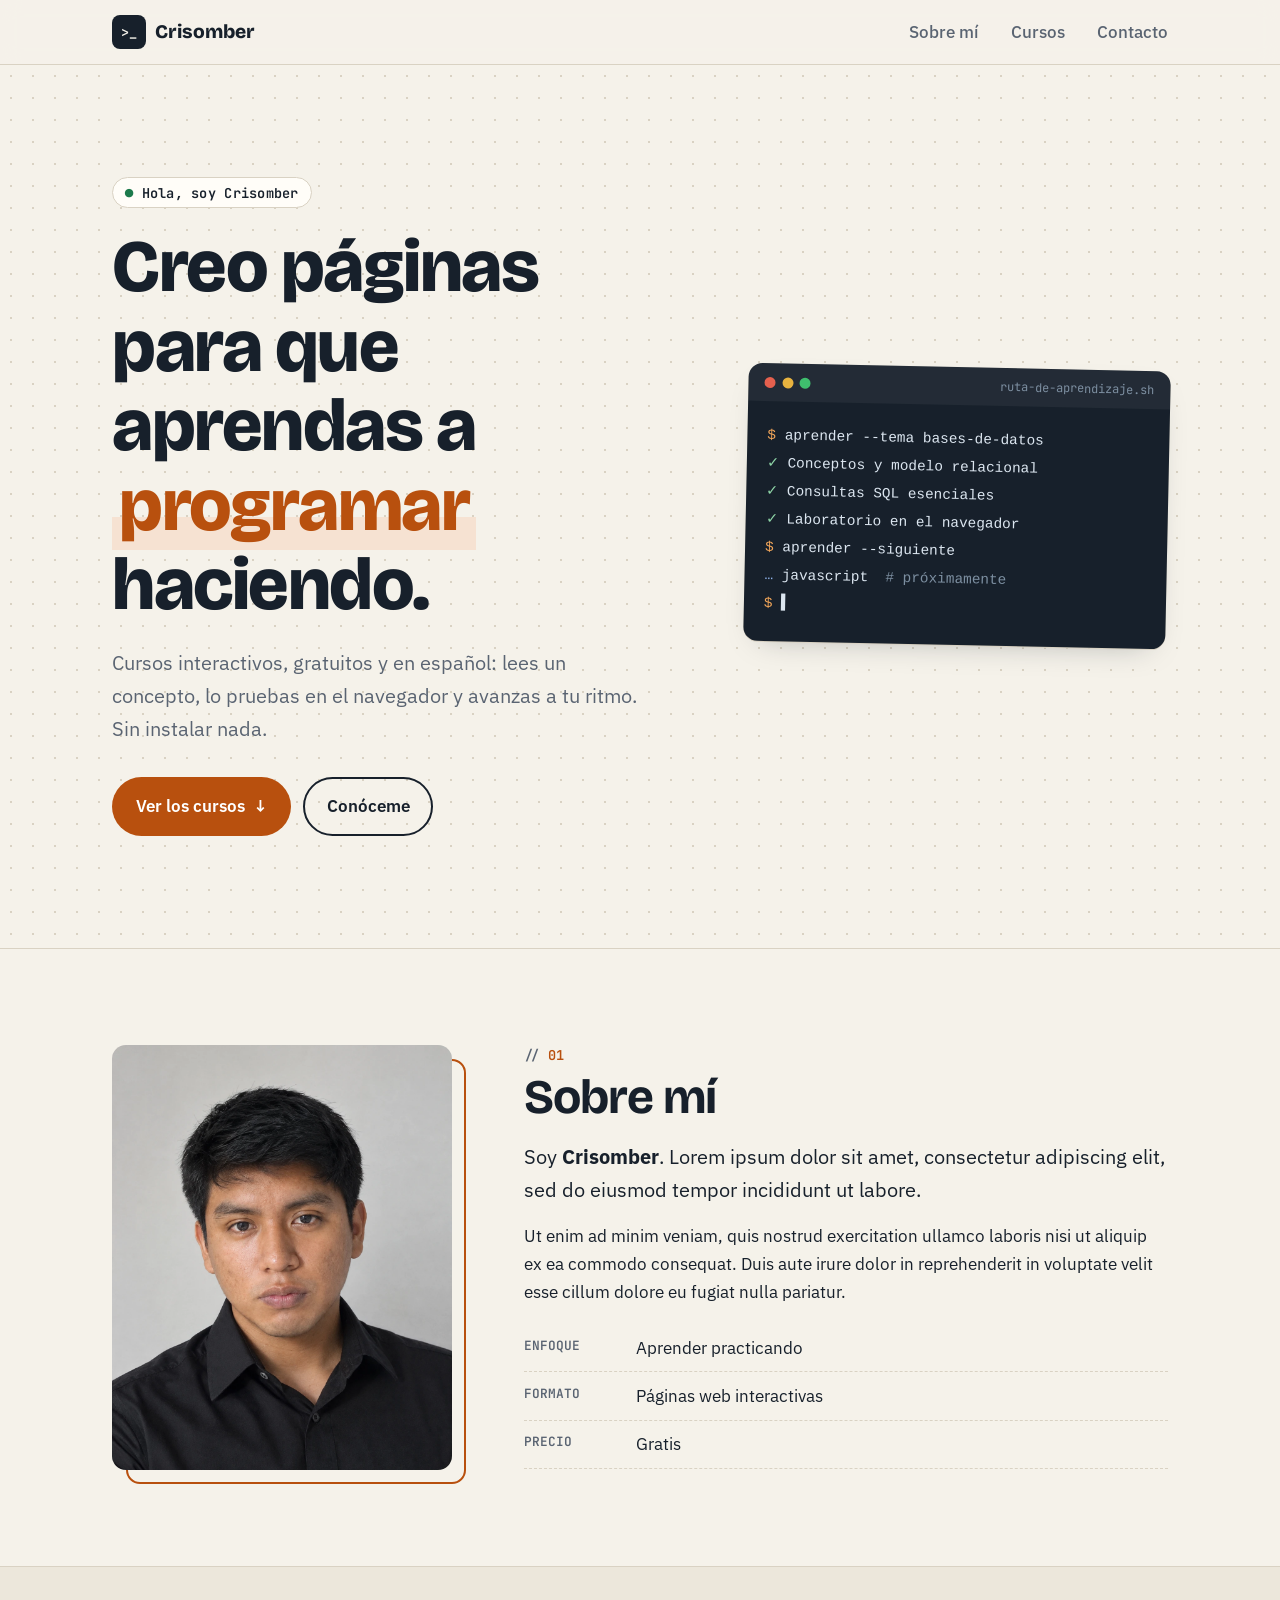
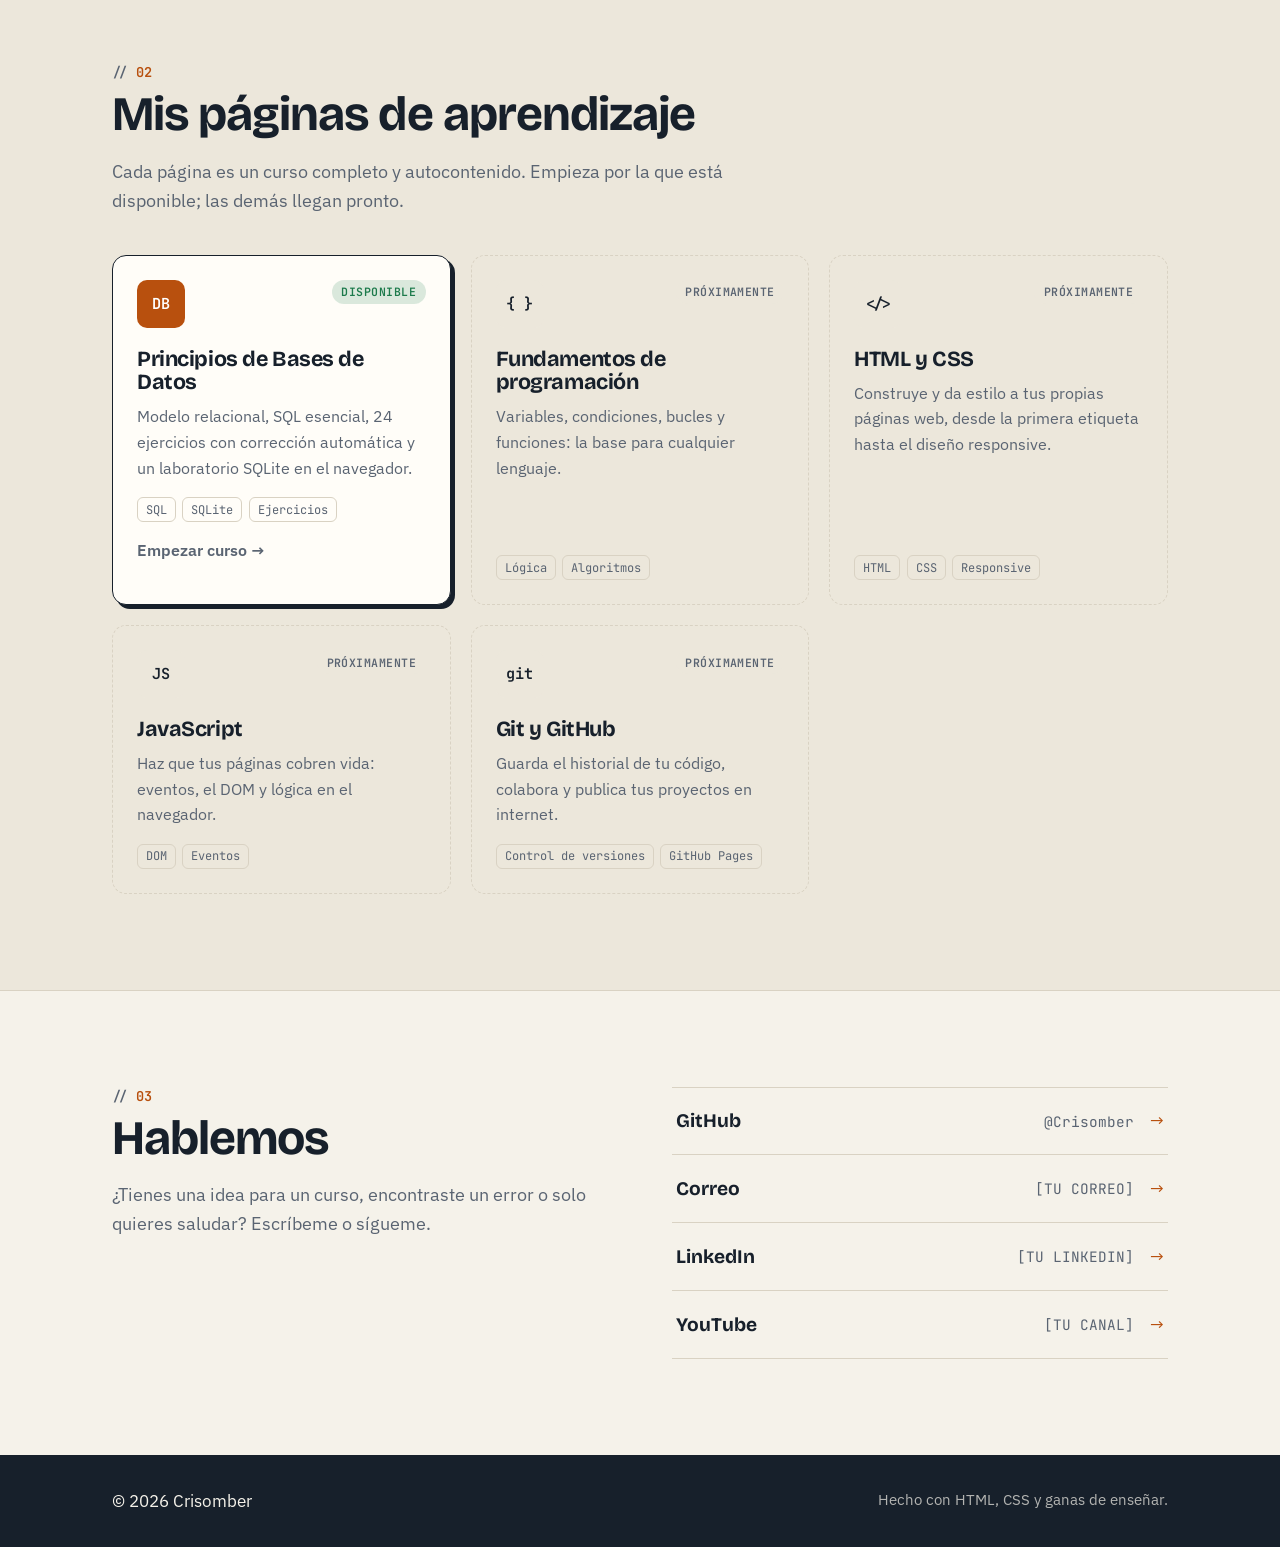
<file: index.html>
<!DOCTYPE html>
<html lang="es">
<head>
  <meta charset="UTF-8">
  <meta name="viewport" content="width=device-width, initial-scale=1">
  <title>Crisomber · Aprende programación</title>
  <meta name="description" content="Páginas web educativas e interactivas para aprender programación desde cero.">
  <meta name="color-scheme" content="light dark">
  <link rel="preconnect" href="https://fonts.googleapis.com">
  <link rel="preconnect" href="https://fonts.gstatic.com" crossorigin>
  <link rel="stylesheet" href="https://fonts.googleapis.com/css2?family=Bricolage+Grotesque:opsz,wght@12..96,500;12..96,700;12..96,800&family=IBM+Plex+Sans:ital,wght@0,400;0,500;0,600;1,400&family=JetBrains+Mono:wght@400;600&display=swap">
  <link rel="stylesheet" href="css/global.css">
  <link rel="stylesheet" href="css/inicio.css">
</head>
<body>
  <a class="skip-link" href="#contenido">Saltar al contenido</a>

  <header class="site-header" data-ocultar-al-bajar>
    <div class="wrap header-inner">
      <a class="brand" href="#inicio" aria-label="Inicio">
        <span class="brand-mark" aria-hidden="true">&gt;_</span>
        <span class="brand-name">Crisomber</span>
      </a>
      <nav aria-label="Principal">
        <ul class="nav-list">
          <li><a href="#sobre-mi">Sobre mí</a></li>
          <li><a href="#cursos">Cursos</a></li>
          <li><a href="#contacto">Contacto</a></li>
        </ul>
      </nav>
    </div>
  </header>

  <main id="contenido">
    <!-- 1. Hero -->
    <section class="hero" id="inicio" aria-labelledby="hero-titulo">
      <div class="wrap hero-grid">
        <div class="hero-copy">
          <p class="eyebrow">Hola, soy Crisomber</p>
          <h1 id="hero-titulo">Creo páginas para que aprendas a <span class="hl">programar</span> haciendo.</h1>
          <p class="lead">Cursos interactivos, gratuitos y en español: lees un concepto, lo pruebas en el navegador y avanzas a tu ritmo. Sin instalar nada.</p>
          <div class="hero-actions">
            <a class="btn btn-primary" href="#cursos">Ver los cursos <span aria-hidden="true">↓</span></a>
            <a class="btn btn-ghost" href="#sobre-mi">Conóceme</a>
          </div>
        </div>

        <figure class="terminal" aria-label="Ejemplo de terminal con una ruta de aprendizaje">
          <div class="terminal-bar" aria-hidden="true">
            <span></span><span></span><span></span>
            <p>ruta-de-aprendizaje.sh</p>
          </div>
          <pre class="terminal-body"><code><span class="t-prompt">$</span> aprender --tema bases-de-datos
<span class="t-ok">✓</span> Conceptos y modelo relacional
<span class="t-ok">✓</span> Consultas SQL esenciales
<span class="t-ok">✓</span> Laboratorio en el navegador
<span class="t-prompt">$</span> aprender --siguiente
<span class="t-wait">…</span> javascript  <span class="t-dim"># próximamente</span>
<span class="t-prompt">$</span> <span class="t-cursor" aria-hidden="true">▍</span></code></pre>
        </figure>
      </div>
    </section>

    <!-- 2. Sobre mí -->
    <section class="section" id="sobre-mi" aria-labelledby="sobre-titulo">
      <div class="wrap about-grid">
        <div class="photo-frame">
          <img src="img/crisomber.webp" alt="Foto de Crisomber" loading="lazy">
        </div>
        <div>
          <p class="section-num" aria-hidden="true">01</p>
          <h2 id="sobre-titulo">Sobre mí</h2>
          <p class="about-lead">Soy <strong>Crisomber</strong>. Lorem ipsum dolor sit amet, consectetur adipiscing elit, sed do eiusmod tempor incididunt ut labore.</p>
          <!-- [TU HISTORIA]: reemplaza este lorem por tu presentación -->
          <p>Ut enim ad minim veniam, quis nostrud exercitation ullamco laboris nisi ut aliquip ex ea commodo consequat. Duis aute irure dolor in reprehenderit in voluptate velit esse cillum dolore eu fugiat nulla pariatur.</p>
          <ul class="facts">
            <li><span class="fact-k">Enfoque</span> Aprender practicando</li>
            <li><span class="fact-k">Formato</span> Páginas web interactivas</li>
            <li><span class="fact-k">Precio</span> Gratis</li>
          </ul>
        </div>
      </div>
    </section>

    <!-- 3. Productos -->
    <section class="section section-alt" id="cursos" aria-labelledby="cursos-titulo">
      <div class="wrap">
        <p class="section-num" aria-hidden="true">02</p>
        <h2 id="cursos-titulo">Mis páginas de aprendizaje</h2>
        <p class="section-intro">Cada página es un curso completo y autocontenido. Empieza por la que está disponible; las demás llegan pronto.</p>

        <!-- Las tarjetas se generan desde js/inicio.js (arreglo CURSOS) -->
        <ul class="cards" id="lista-cursos">
          <noscript>
            <li class="card">
              <h3 class="card-title"><a href="base-de-datos.html">Principios de Bases de Datos</a></h3>
              <p>Curso interactivo de bases de datos y SQL.</p>
            </li>
          </noscript>
        </ul>
      </div>
    </section>

    <!-- 4. Contacto -->
    <section class="section" id="contacto" aria-labelledby="contacto-titulo">
      <div class="wrap contact">
        <div>
          <p class="section-num" aria-hidden="true">03</p>
          <h2 id="contacto-titulo">Hablemos</h2>
          <p class="section-intro">¿Tienes una idea para un curso, encontraste un error o solo quieres saludar? Escríbeme o sígueme.</p>
        </div>
        <ul class="socials">
          <li><a href="https://github.com/Crisomber"><span class="s-k">GitHub</span><span class="s-v">@Crisomber</span></a></li>
          <li><a href="#"><span class="s-k">Correo</span><span class="s-v">[TU CORREO]</span></a></li>
          <li><a href="#"><span class="s-k">LinkedIn</span><span class="s-v">[TU LINKEDIN]</span></a></li>
          <li><a href="#"><span class="s-k">YouTube</span><span class="s-v">[TU CANAL]</span></a></li>
        </ul>
      </div>
    </section>
  </main>

  <!-- 5. Footer -->
  <footer class="site-footer">
    <div class="wrap footer-inner">
      <p>© <span id="anio">2026</span> Crisomber</p>
      <p class="footer-note">Hecho con HTML, CSS y ganas de enseñar.</p>
    </div>
  </footer>

  <script src="js/global.js"></script>
  <script src="js/inicio.js"></script>
</body>
</html>
</file>
<file: css/global.css>
/* =========================================================
   Estilos globales — compartidos por todas las páginas
   Cárgalo ANTES del CSS propio de cada página:
     <link rel="stylesheet" href="css/global.css">

   Usa los colores y fuentes que define cada página en :root
   (--bg, --ink, --muted, --line, --accent, --f-display, --f-mono),
   así el header toma la paleta de la página donde está.
   ========================================================= */

/* ---------- Enlace "Saltar al contenido" ---------- */
.skip-link {
  position: absolute; left: 1rem; top: -4rem; z-index: 100;
  background: var(--ink); color: var(--bg); padding: .6rem 1rem; border-radius: 8px;
  text-decoration: none; font-weight: 600;
}
.skip-link:focus { top: 1rem; }

/* ---------- Header ---------- */
.site-header {
  position: sticky; top: 0; z-index: 25;
  background: color-mix(in srgb, var(--bg) 86%, transparent);
  backdrop-filter: blur(10px);
  border-bottom: 1px solid var(--line);
  padding-top: env(safe-area-inset-top, 0px);
}
.header-inner { display: flex; align-items: center; justify-content: space-between; gap: 1rem; min-height: 4rem; }

.brand { display: inline-flex; align-items: center; gap: .6rem; text-decoration: none; color: var(--ink); font-family: var(--f-display); font-weight: 800; font-size: 1.2rem; }
.brand-mark {
  display: grid; place-items: center; width: 2.1rem; height: 2.1rem;
  background: var(--ink); color: var(--bg); border-radius: 8px;
  font: 600 .85rem var(--f-mono);
}

.nav-list { display: flex; gap: clamp(.75rem, 3vw, 2rem); list-style: none; margin: 0; padding: 0; }
.nav-list li { margin: 0; }
.nav-list a { text-decoration: none; font-weight: 500; color: var(--muted); padding: .25rem 0; border-bottom: 2px solid transparent; }
.nav-list a:hover, .nav-list a[aria-current] { color: var(--ink); border-bottom-color: var(--accent); }

@media (max-width: 520px) {
  .nav-list { gap: .9rem; font-size: .92rem; }
  .brand-name { display: none; }
}

/* ---------- Opción: ocultar el header al bajar ----------
   Añade el atributo al header y js/global.js hace el resto:
     <header class="site-header" data-ocultar-al-bajar>
   Opcional: indica cuántos píxeles de scroll hacen falta para reaccionar
     <header class="site-header" data-ocultar-al-bajar="20">
   --------------------------------------------------------- */
[data-ocultar-al-bajar] { transition: transform .25s ease; }
[data-ocultar-al-bajar].is-hidden { transform: translateY(-100%); }

@media (prefers-reduced-motion: reduce) {
  [data-ocultar-al-bajar] { transition: none; }
}
</file>
<file: css/inicio.css>
/* =========================================================
   Página de inicio — estilos propios
   (no afectan a base-de-datos.html, que lleva sus estilos dentro)
   ========================================================= */

:root {
  --bg: #F5F2EA;
  --surface: #FFFDF8;
  --surface-2: #ECE7DB;
  --ink: #17202B;
  --muted: #5A6472;
  --line: #D9D2C3;
  --accent: #B8500E;
  --accent-ink: #FFFFFF;
  --accent-soft: #F6E2D2;
  --blue: #1B5BC7;
  --ok: #1C7A4B;
  --term-bg: #17202B;
  --term-fg: #DCE6F0;
  --term-dim: #7D8FA1;

  --f-display: "Bricolage Grotesque", "Segoe UI", system-ui, sans-serif;
  --f-body: "IBM Plex Sans", "Segoe UI", system-ui, sans-serif;
  --f-mono: "JetBrains Mono", ui-monospace, "Cascadia Code", Consolas, monospace;

  --radius: 14px;
  --wrap: 1120px;
  --shadow: 0 1px 0 var(--line), 0 12px 32px -18px rgba(23, 32, 43, .35);
}

@media (prefers-color-scheme: dark) {
  :root {
    --bg: #11161D;
    --surface: #18202A;
    --surface-2: #1E2833;
    --ink: #E6ECF2;
    --muted: #9AA7B4;
    --line: #2C3846;
    --accent: #F0904A;
    --accent-ink: #17202B;
    --accent-soft: #3A2718;
    --blue: #8DB4FF;
    --ok: #6FD39C;
    --term-bg: #0B0F14;
    --shadow: 0 1px 0 var(--line), 0 12px 32px -18px rgba(0, 0, 0, .7);
  }
}

/* ---------- Base ---------- */
*, *::before, *::after { box-sizing: border-box; }

html { scroll-behavior: smooth; scroll-padding-top: 5rem; }
@media (prefers-reduced-motion: reduce) {
  html { scroll-behavior: auto; }
  *, *::before, *::after { animation: none !important; transition: none !important; }
}

body {
  margin: 0;
  background: var(--bg);
  color: var(--ink);
  font: 400 1.0625rem/1.65 var(--f-body);
  -webkit-font-smoothing: antialiased;
}

img { max-width: 100%; display: block; }
a { color: inherit; }
h1, h2, h3 { font-family: var(--f-display); line-height: 1.08; margin: 0; letter-spacing: -.02em; }
p { margin: 0 0 1rem; }

.wrap { width: 100%; max-width: var(--wrap); margin-inline: auto; padding-inline: clamp(1rem, 4vw, 2rem); }

:focus-visible { outline: 3px solid var(--blue); outline-offset: 3px; border-radius: 6px; }

/* El header y "Saltar al contenido" están en css/global.css */

/* ---------- Botones ---------- */
.btn {
  display: inline-flex; align-items: center; gap: .5rem;
  padding: .85rem 1.35rem; border-radius: 999px;
  font-weight: 600; text-decoration: none; border: 2px solid transparent;
  transition: transform .15s ease, background-color .15s ease;
}
.btn:hover { transform: translateY(-2px); }
.btn-primary { background: var(--accent); color: var(--accent-ink); }
.btn-primary:hover { background: color-mix(in srgb, var(--accent) 85%, var(--ink)); }
.btn-ghost { border-color: var(--ink); color: var(--ink); }
.btn-ghost:hover { background: var(--ink); color: var(--bg); }

/* ---------- Hero ---------- */
.hero {
  padding-block: clamp(3rem, 9vw, 7rem);
  background-image: radial-gradient(var(--line) 1px, transparent 1px);
  background-size: 22px 22px;
  border-bottom: 1px solid var(--line);
}
.hero-grid { display: grid; gap: clamp(2rem, 5vw, 4rem); align-items: center; grid-template-columns: 1.15fr .85fr; }

.eyebrow {
  display: inline-block; margin-bottom: 1.25rem;
  font: 600 .85rem var(--f-mono); letter-spacing: .02em;
  background: var(--surface); border: 1px solid var(--line); padding: .35rem .75rem; border-radius: 999px;
}
.eyebrow::before { content: "● "; color: var(--ok); }

.hero h1 { font-size: clamp(2.4rem, 6.2vw, 4.6rem); font-weight: 800; margin-bottom: 1.25rem; }
.hl {
  background: linear-gradient(transparent 62%, var(--accent-soft) 62%);
  color: var(--accent);
  padding-inline: .1em;
}
.lead { font-size: clamp(1.1rem, 2vw, 1.25rem); color: var(--muted); max-width: 34rem; margin-bottom: 2rem; }
.hero-actions { display: flex; flex-wrap: wrap; gap: .75rem; }

/* Terminal */
.terminal {
  margin: 0; background: var(--term-bg); color: var(--term-fg);
  border-radius: var(--radius); overflow: hidden; box-shadow: var(--shadow);
  transform: rotate(1.2deg);
}
.terminal-bar { display: flex; align-items: center; gap: .4rem; padding: .7rem 1rem; background: rgba(255, 255, 255, .05); }
.terminal-bar span { width: .7rem; height: .7rem; border-radius: 50%; background: #E5604E; }
.terminal-bar span:nth-child(2) { background: #E8B33F; }
.terminal-bar span:nth-child(3) { background: #3FBF6E; }
.terminal-bar p { margin: 0 0 0 auto; font: .75rem var(--f-mono); color: var(--term-dim); }
.terminal-body { margin: 0; padding: 1.25rem 1.25rem 1.5rem; font: .9rem/1.8 var(--f-mono); overflow-x: auto; }
.t-prompt { color: #F2A65A; }
.t-ok { color: #8FD6A8; }
.t-wait { color: #9CC3FF; }
.t-dim { color: var(--term-dim); }
.t-cursor { animation: blink 1.1s steps(1) infinite; }
@keyframes blink { 50% { opacity: 0; } }

/* ---------- Secciones ---------- */
.section { padding-block: clamp(3.5rem, 8vw, 6rem); }
.section-alt { background: var(--surface-2); border-block: 1px solid var(--line); }

.section-num { font: 600 .85rem var(--f-mono); color: var(--accent); margin-bottom: .5rem; }
.section-num::before { content: "// "; color: var(--muted); }
.section h2 { font-size: clamp(2rem, 4.5vw, 3rem); margin-bottom: 1rem; }
.section-intro { color: var(--muted); max-width: 40rem; font-size: 1.1rem; margin-bottom: 2.5rem; }

/* Sobre mí */
.about-grid { display: grid; grid-template-columns: minmax(0, 340px) 1fr; gap: clamp(2rem, 6vw, 4.5rem); align-items: center; }
.photo-frame { position: relative; }
.photo-frame::before {
  content: ""; position: absolute; inset: 14px -14px -14px 14px;
  border: 2px solid var(--accent); border-radius: var(--radius);
}
.photo-frame img, .photo-placeholder {
  position: relative; width: 100%; aspect-ratio: 4 / 5; object-fit: cover; border-radius: var(--radius);
}
.photo-placeholder {
  display: grid; place-items: center;
  background: repeating-linear-gradient(-45deg, var(--surface), var(--surface) 12px, var(--surface-2) 12px, var(--surface-2) 24px);
  border: 1px solid var(--line);
  font: 600 1rem var(--f-mono); color: var(--muted);
}
.about-lead { font-size: 1.25rem; }
.facts { list-style: none; padding: 0; margin: 1.75rem 0 0; display: grid; gap: .6rem; }
.facts li { display: flex; gap: 1rem; padding-bottom: .6rem; border-bottom: 1px dashed var(--line); }
.fact-k { font: 600 .8rem/1.9 var(--f-mono); text-transform: uppercase; color: var(--muted); min-width: 6rem; }

/* Tarjetas de cursos */
.cards {
  list-style: none; margin: 0; padding: 0;
  display: grid; gap: 1.25rem;
  grid-template-columns: repeat(auto-fill, minmax(min(100%, 260px), 1fr));
}
.card {
  position: relative; display: flex; flex-direction: column;
  background: var(--surface); border: 1px solid var(--line); border-radius: var(--radius);
  padding: 1.5rem; min-height: 260px;
  transition: transform .2s ease, box-shadow .2s ease, border-color .2s ease;
}
.card-head { display: flex; align-items: flex-start; justify-content: space-between; gap: 1rem; margin-bottom: 1.25rem; }
.card-icon {
  display: grid; place-items: center; width: 3rem; height: 3rem; border-radius: 10px;
  background: var(--surface-2); font: 600 .95rem var(--f-mono); color: var(--ink);
}
.badge {
  font: 600 .72rem var(--f-mono); text-transform: uppercase; letter-spacing: .04em;
  padding: .3rem .6rem; border-radius: 999px; white-space: nowrap;
}
.badge-disponible { background: color-mix(in srgb, var(--ok) 16%, transparent); color: var(--ok); }
.badge-pronto { background: var(--surface-2); color: var(--muted); }

.card-title { font-size: 1.35rem; margin-bottom: .6rem; }
.card-title a { text-decoration: none; }
.card p { color: var(--muted); font-size: .98rem; }
.card-tags { list-style: none; display: flex; flex-wrap: wrap; gap: .4rem; padding: 0; margin: auto 0 0; }
.card-tags li { font: .75rem var(--f-mono); padding: .2rem .5rem; border: 1px solid var(--line); border-radius: 6px; color: var(--muted); }
.card-cta { margin-top: 1rem; font-weight: 600; color: var(--accent); }

/* Tarjeta disponible: toda la tarjeta es clicable vía el enlace del título */
.card.is-disponible { border-color: var(--ink); box-shadow: 4px 4px 0 var(--ink); }
.card.is-disponible .card-icon { background: var(--accent); color: var(--accent-ink); }
.card.is-disponible .card-title a::after { content: ""; position: absolute; inset: 0; border-radius: var(--radius); }
.card.is-disponible:hover { transform: translate(-2px, -2px); box-shadow: 6px 6px 0 var(--accent); border-color: var(--accent); }
.card.is-disponible:focus-within { outline: 3px solid var(--blue); outline-offset: 3px; }
.card.is-disponible .card-title a:focus-visible { outline: none; }

.card.is-pronto { border-style: dashed; background: transparent; }

/* Contacto */
.contact { display: grid; grid-template-columns: 1fr 1fr; gap: clamp(2rem, 5vw, 4rem); align-items: start; }
.socials { list-style: none; margin: 0; padding: 0; border-top: 1px solid var(--line); }
.socials a {
  display: flex; justify-content: space-between; align-items: center; gap: 1rem;
  padding: 1.1rem .25rem; border-bottom: 1px solid var(--line); text-decoration: none;
  transition: padding .15s ease, color .15s ease;
}
.socials a::after { content: "→"; color: var(--accent); transition: transform .15s ease; }
.socials a:hover { padding-left: .75rem; color: var(--accent); }
.socials a:hover::after { transform: translateX(4px); }
.s-k { font-family: var(--f-display); font-weight: 700; font-size: 1.2rem; }
.s-v { margin-left: auto; font: .9rem var(--f-mono); color: var(--muted); overflow-wrap: anywhere; }

/* Footer */
.site-footer { background: var(--ink); color: var(--bg); padding-block: 2rem; }
.footer-inner { display: flex; flex-wrap: wrap; justify-content: space-between; gap: .5rem 2rem; }
.site-footer p { margin: 0; }
.footer-note { opacity: .7; font-size: .95rem; }

/* ---------- Responsive ---------- */
@media (max-width: 860px) {
  .hero-grid, .about-grid, .contact { grid-template-columns: 1fr; }
  .terminal { transform: none; }
  .about-grid .photo-frame { max-width: 280px; }
}
@media (max-width: 520px) {
  .btn { flex: 1 1 auto; justify-content: center; }
}
</file>
